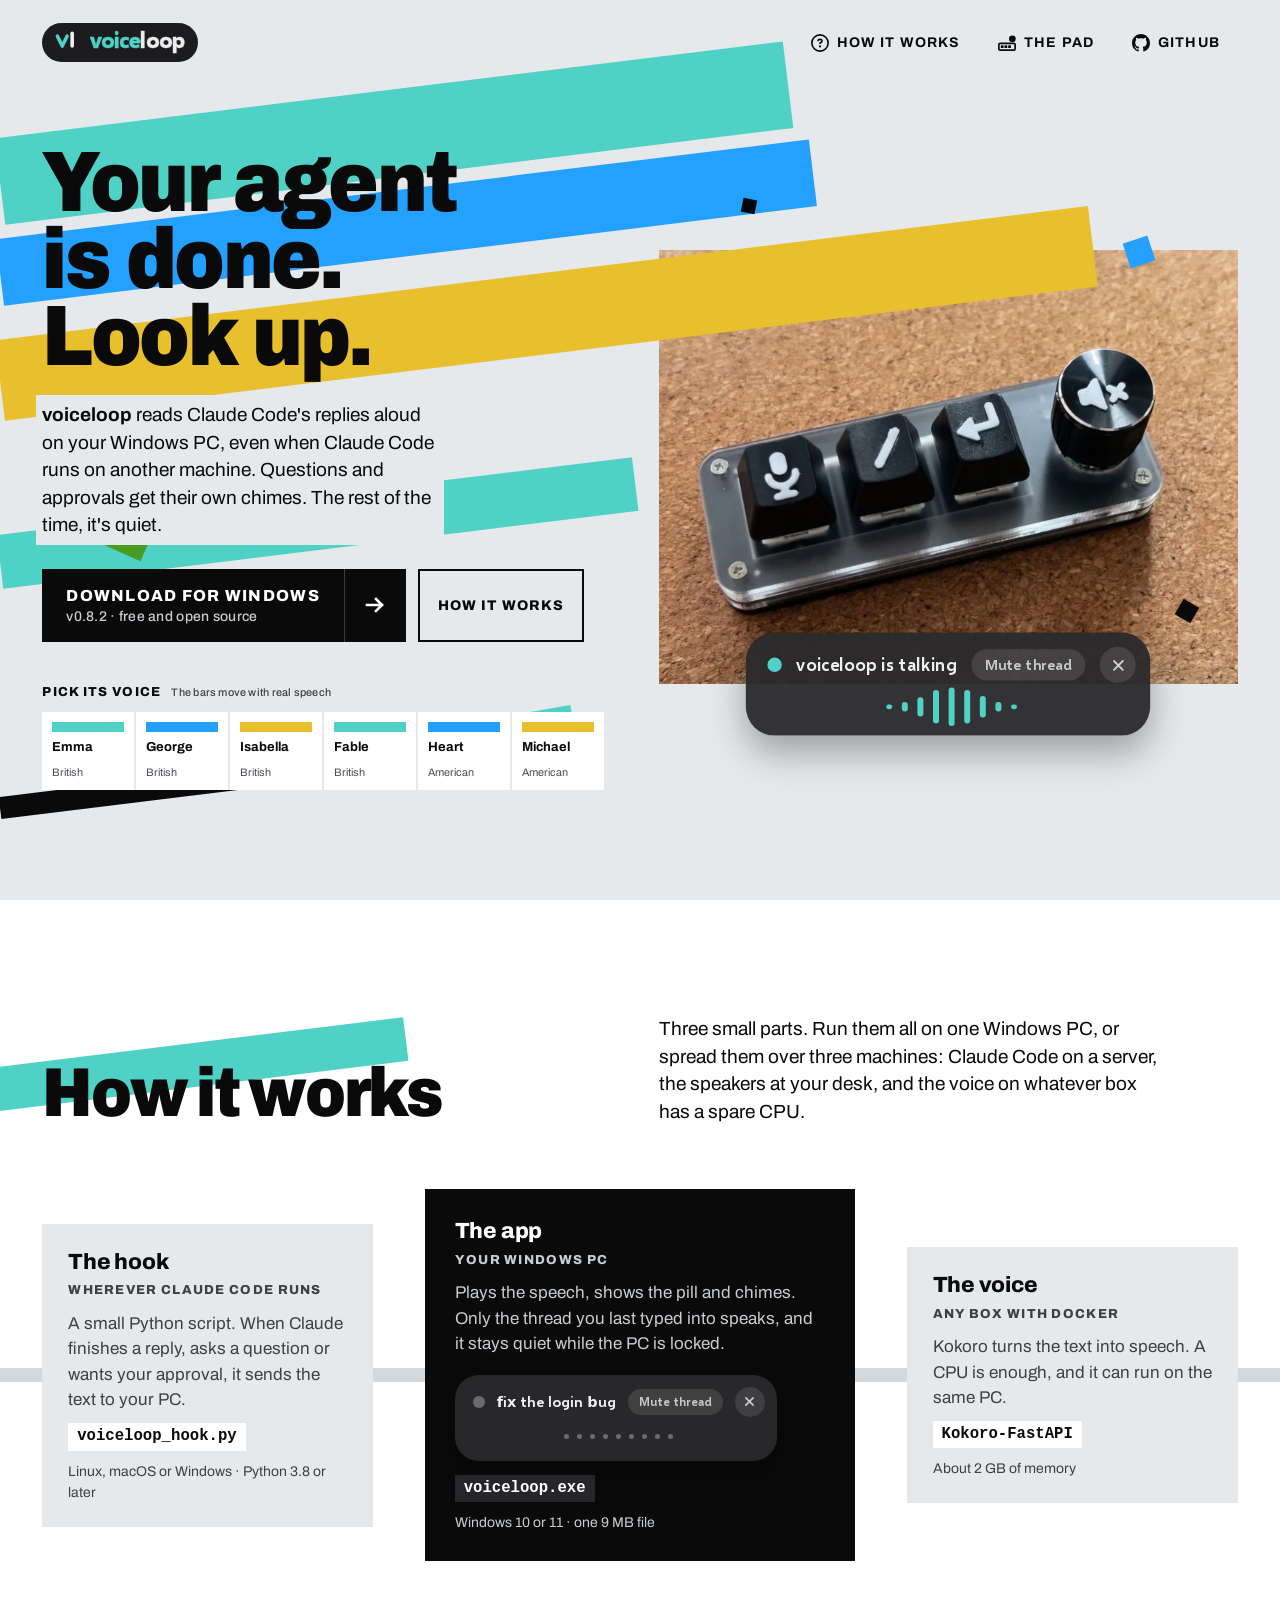
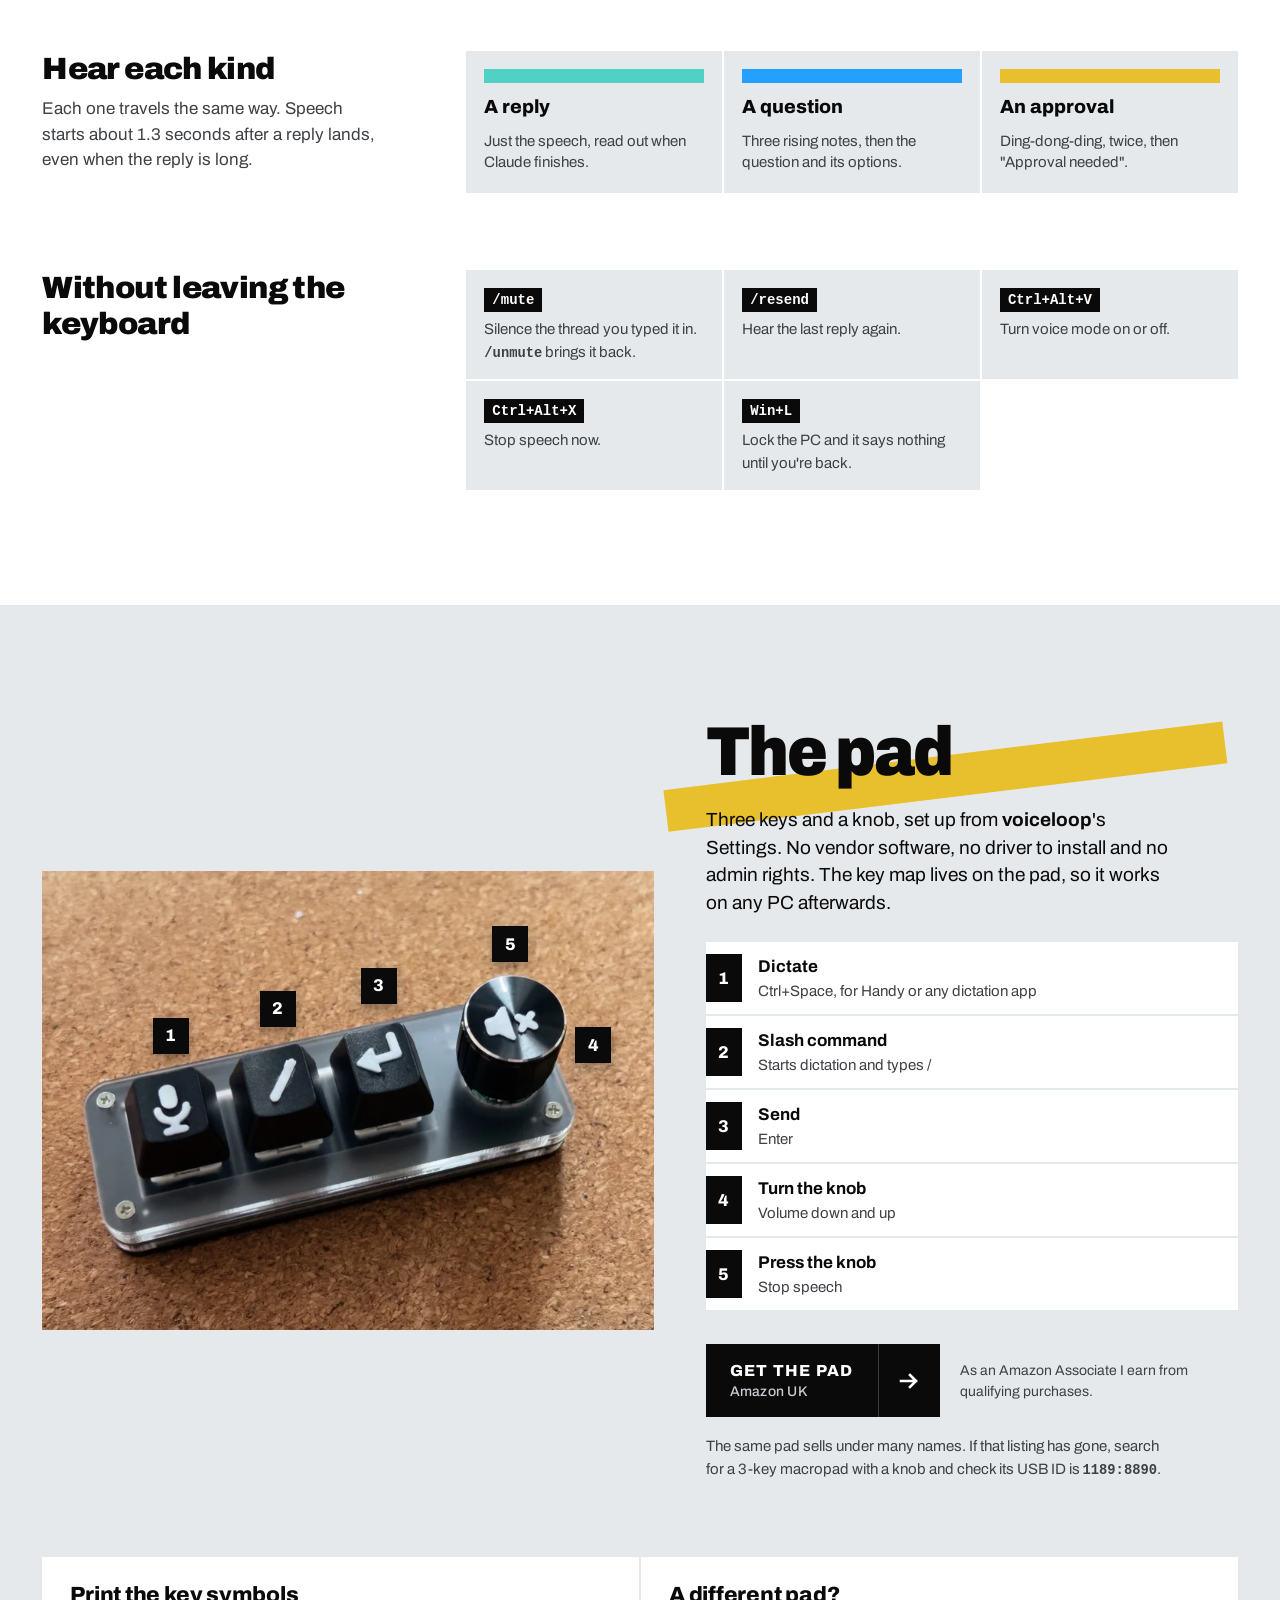
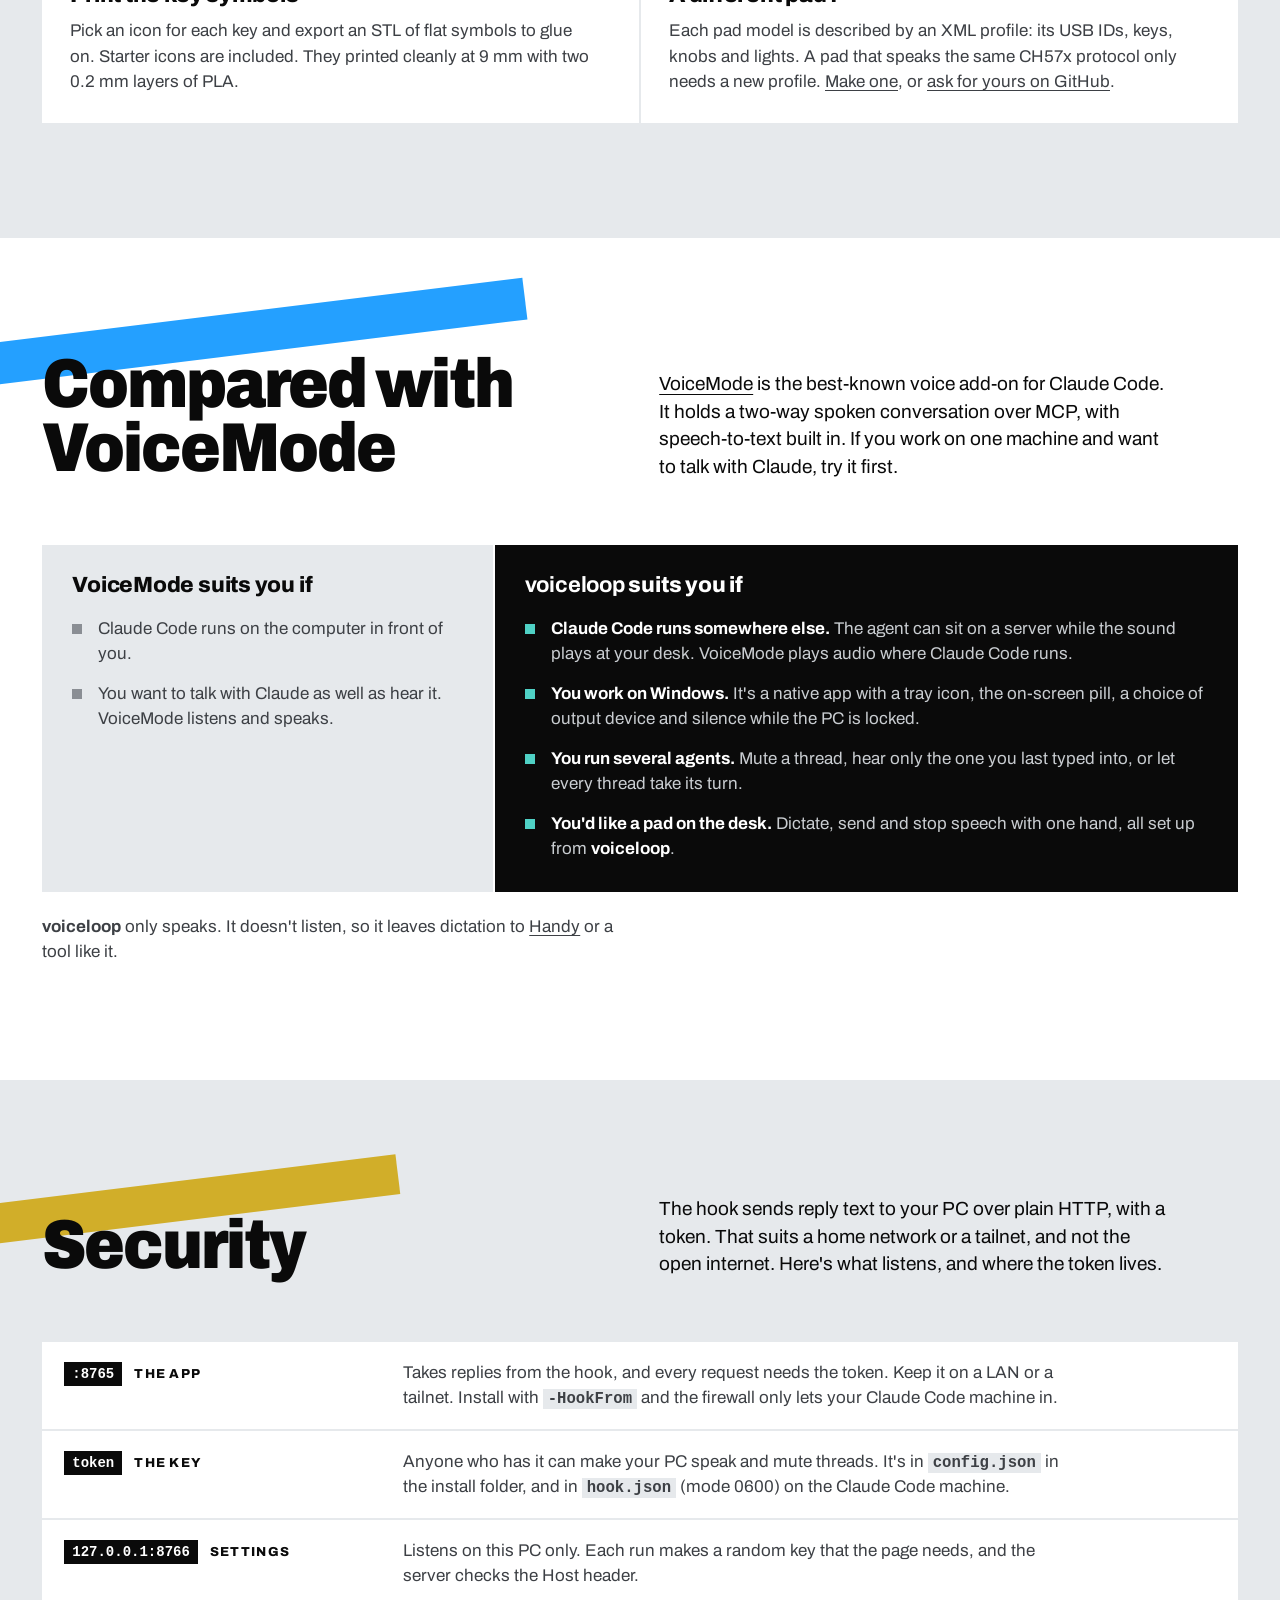
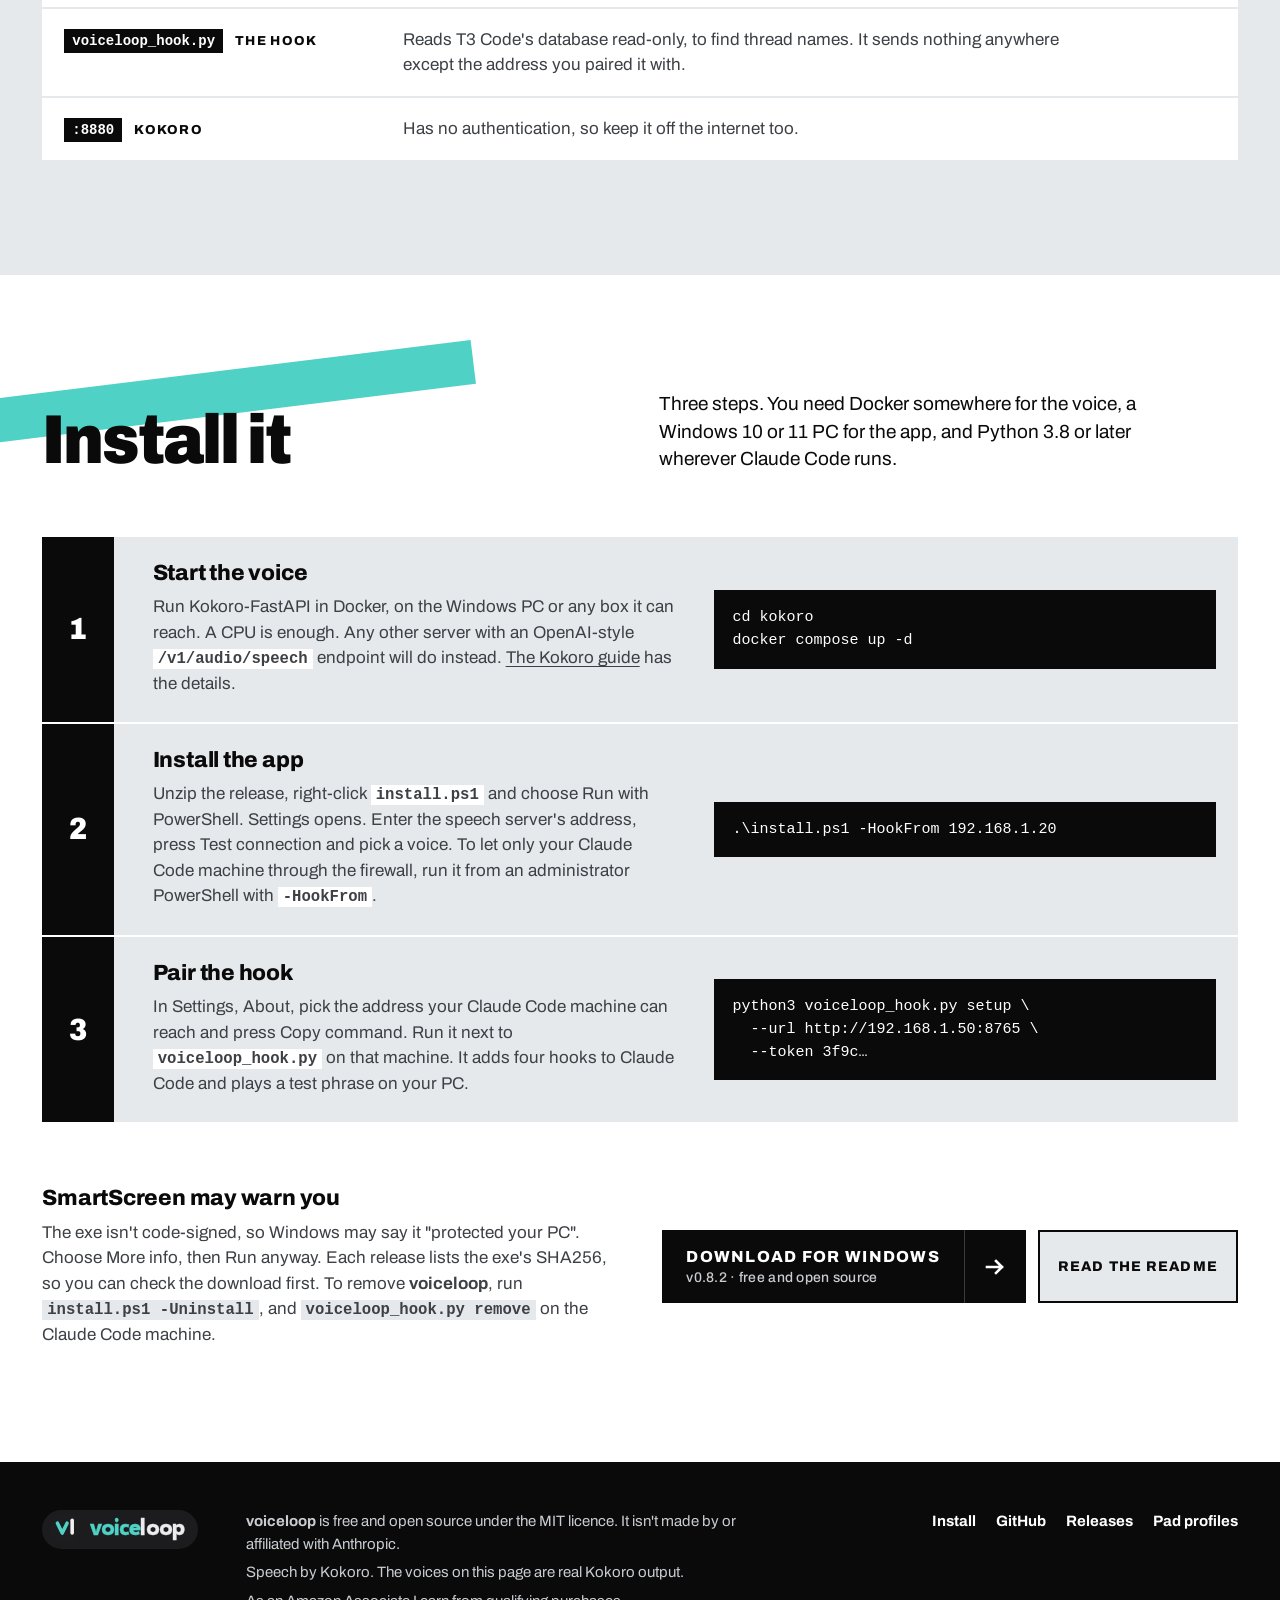
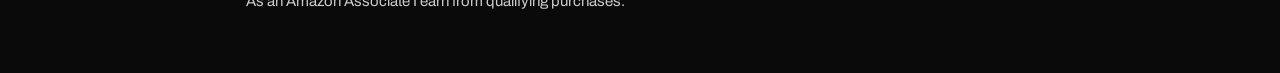
<file: site/index.html>
<!doctype html>
<html lang="en-GB">
<head>
<meta charset="utf-8">
<meta name="viewport" content="width=device-width, initial-scale=1">
<title>voiceloop: hear Claude Code's replies on your Windows PC</title>
<meta name="description" content="voiceloop reads Claude Code's replies aloud on your Windows PC, even when Claude Code runs on another machine. Free and open source.">
<link rel="icon" type="image/svg+xml" href="assets/img/favicon.svg">
<link rel="canonical" href="https://voiceloop.dev/">
<meta name="theme-color" content="#e6e9ec">
<meta property="og:type" content="website">
<meta property="og:site_name" content="voiceloop">
<meta property="og:title" content="voiceloop: hear Claude Code's replies on your Windows PC">
<meta property="og:description" content="Claude Code's replies, read aloud at your desk, even when the agent runs on another machine. Free and open source.">
<meta property="og:url" content="https://voiceloop.dev/">
<meta property="og:image" content="https://voiceloop.dev/assets/img/og.jpg">
<meta property="og:image:width" content="1200">
<meta property="og:image:height" content="630">
<meta property="og:image:alt" content="The voiceloop lockup and the line 'Your agent is done. Look up.' beside a 3-key macropad with 3D-printed key symbols">
<meta name="twitter:card" content="summary_large_image">
<link rel="preload" href="assets/fonts/archivo.woff2" as="font" type="font/woff2" crossorigin>
<link rel="stylesheet" href="assets/site.css">
</head>
<body>
<main>
  <div class="stage">
    <header class="top">
      <a class="lockup on-plate" href="#" aria-label="voiceloop home"><svg class="vl-mark" viewBox="0 0 100 100" aria-hidden="true"><circle cx="50" cy="50" r="49.5" fill="#1d1d1f"/><path d="M24 36 39.5 68 55 36" fill="none" stroke="#4fd1c5" stroke-width="11.5" stroke-linecap="round" stroke-linejoin="round"/><path d="M71.5 27V68" fill="none" stroke="#f2f2f4" stroke-width="11.5" stroke-linecap="round"/></svg><b class="vl-word">voice<span>loop</span></b></a>
      <nav aria-label="Main">
        <a href="#how" style="--hc:var(--question)"><svg viewBox="0 0 16 16" aria-hidden="true"><path d="M0 8a8 8 0 1 1 16 0A8 8 0 0 1 0 8Zm8-6.5a6.5 6.5 0 1 0 0 13 6.5 6.5 0 0 0 0-13ZM6.92 6.085h.001a.749.749 0 1 1-1.342-.67c.169-.339.436-.701.849-.977C6.845 4.16 7.369 4 8 4a2.756 2.756 0 0 1 1.637.525c.503.377.863.965.863 1.725 0 .448-.115.83-.329 1.15-.205.307-.47.513-.692.662-.109.072-.22.138-.313.195l-.006.004a6.24 6.24 0 0 0-.26.16.952.952 0 0 0-.276.245.75.75 0 0 1-1.248-.832c.184-.264.42-.489.692-.661.103-.067.207-.132.313-.195l.007-.004c.1-.061.182-.11.258-.161a.969.969 0 0 0 .277-.245C8.96 6.514 9 6.427 9 6.25a.612.612 0 0 0-.262-.525A1.27 1.27 0 0 0 8 5.5c-.369 0-.595.09-.74.187a1.01 1.01 0 0 0-.34.398ZM9 11a1 1 0 1 1-2 0 1 1 0 0 1 2 0Z"/></svg>How it works</a>
        <a href="#pad" style="--hc:var(--approval)"><svg viewBox="0 0 16 16" aria-hidden="true"><path fill-rule="evenodd" d="M2 7.5h12a2 2 0 0 1 2 2v3.5a2 2 0 0 1-2 2H2a2 2 0 0 1-2-2V9.5a2 2 0 0 1 2-2Zm0 1.5a.5.5 0 0 0-.5.5v3.5a.5.5 0 0 0 .5.5h12a.5.5 0 0 0 .5-.5V9.5A.5.5 0 0 0 14 9Z"/><rect x="2.5" y="10" width="2.5" height="2.5" rx=".5"/><rect x="5.75" y="10" width="2.5" height="2.5" rx=".5"/><rect x="9" y="10" width="2.5" height="2.5" rx=".5"/><circle cx="12.75" cy="4.25" r="3"/></svg>The pad</a>
        <a href="https://github.com/Tombo1001/voiceloop"><svg viewBox="0 0 16 16" aria-hidden="true"><path d="M8 0c4.42 0 8 3.58 8 8a8.013 8.013 0 0 1-5.45 7.59c-.4.08-.55-.17-.55-.38 0-.27.01-1.13.01-2.2 0-.75-.25-1.23-.54-1.48 1.78-.2 3.65-.88 3.65-3.95 0-.88-.31-1.59-.82-2.15.08-.2.36-1.02-.08-2.12 0 0-.67-.22-2.2.82-.64-.18-1.32-.27-2-.27-.68 0-1.36.09-2 .27-1.53-1.03-2.2-.82-2.2-.82-.44 1.1-.16 1.92-.08 2.12-.51.56-.82 1.28-.82 2.15 0 3.06 1.86 3.75 3.64 3.95-.23.2-.44.55-.51 1.07-.46.21-1.61.55-2.33-.66-.15-.24-.6-.83-1.23-.82-.67.01-.27.38.01.53.34.19.73.9.82 1.13.16.45.68 1.31 2.69.94 0 .67.01 1.3.01 1.49 0 .21-.15.45-.55.38A7.995 7.995 0 0 1 0 8c0-4.42 3.58-8 8-8Z"/></svg>GitHub</a>
      </nav>
    </header>

    <div class="hero">
      <div class="bars" id="bars" aria-hidden="true"></div>
      <section class="copy" aria-labelledby="hero-h">
        <h1 id="hero-h"><span>Your agent</span><span>is done.</span><span>Look up.</span></h1>
        <p><b>voiceloop</b> reads Claude Code's replies aloud on your Windows PC, even when Claude Code runs on another machine. Questions and approvals get their own chimes. The rest of the time, it's quiet.</p>
        <div class="ctas">
          <a class="do" href="https://github.com/Tombo1001/voiceloop/releases/latest"><span>Download for Windows<small>v0.8.2 · free and open source</small></span><i><svg viewBox="0 0 22 22" aria-hidden="true"><path d="M3 11h15m-6-6 6 6-6 6" fill="none" stroke="#fff" stroke-width="2.6" stroke-linecap="square"/></svg></i></a>
          <a class="ghost" href="#how">How it works</a>
        </div>
        <div class="voices" role="group" aria-labelledby="voices-h"><span id="voices-h">Pick its voice<small>The bars move with real speech</small></span><div class="voice-list" id="voice-list"></div></div>
      </section>
      <figure class="shot">
        <picture>
          <source type="image/webp" srcset="assets/img/pad-800.webp 800w, assets/img/pad-1200.webp 1200w, assets/img/pad-1600.webp 1600w" sizes="(max-width: 900px) 100vw, 50vw">
          <img src="assets/img/pad-1200.jpg" srcset="assets/img/pad-800.jpg 800w, assets/img/pad-1200.jpg 1200w, assets/img/pad-1600.jpg 1600w" sizes="(max-width: 900px) 100vw, 50vw" width="1200" height="900" alt="The 3-key macropad with a knob, with 3D-printed symbols for dictate, slash command, send and mute, on a cork desk mat">
        </picture>
        <div class="vlpill" data-who="hero" role="group" aria-label="The voiceloop pill, as it shows on your screen while it speaks">
          <div class="r1"><span class="dot"></span><span class="name">voiceloop is talking</span><button class="mute" type="button">Mute thread</button><button class="x" type="button" aria-label="Stop speech"><svg viewBox="0 0 12 12" aria-hidden="true"><path d="M2 2l8 8M10 2l-8 8" fill="none" stroke="currentColor" stroke-width="1.7" stroke-linecap="round"/></svg></button></div>
          <div class="pbars" aria-hidden="true"><i></i><i></i><i></i><i></i><i></i><i></i><i></i><i></i><i></i></div>
        </div>
      </figure>
    </div>
  </div>

  <section class="sec how" id="how" aria-labelledby="how-h">
    <div class="sec-bars" aria-hidden="true"><i style="--c:var(--teal);--w:34%;--h:44px;left:-2%;top:13%"></i></div>
    <div class="wrap">
      <header class="sec-head">
        <h2 id="how-h">How it works</h2>
        <p>Three small parts. Run them all on one Windows PC, or spread them over three machines: Claude Code on a server, the speakers at your desk, and the voice on whatever box has a spare CPU.</p>
      </header>

      <ol class="chain">
        <span class="wire" aria-hidden="true"></span>
        <li class="node">
          <h3>The hook</h3>
          <span class="label where">Wherever Claude Code runs</span>
          <p>A small Python script. When Claude finishes a reply, asks a question or wants your approval, it sends the text to your PC.</p>
          <code>voiceloop_hook.py</code>
          <span class="meta">Linux, macOS or Windows · Python 3.8 or later</span>
        </li>
        <li class="node node-main">
          <h3>The app</h3>
          <span class="label where">Your Windows PC</span>
          <p>Plays the speech, shows the pill and chimes. Only the thread you last typed into speaks, and it stays quiet while the PC is locked.</p>
          <div class="vlpill idle" data-who="how" data-idle="off" role="group" aria-label="The pill for the demo below">
            <div class="r1"><span class="dot"></span><span class="name">fix the login bug</span><button class="mute" type="button">Mute thread</button><button class="x" type="button" aria-label="Stop speech"><svg viewBox="0 0 12 12" aria-hidden="true"><path d="M2 2l8 8M10 2l-8 8" fill="none" stroke="currentColor" stroke-width="1.7" stroke-linecap="round"/></svg></button></div>
            <div class="pbars" aria-hidden="true"><i></i><i></i><i></i><i></i><i></i><i></i><i></i><i></i><i></i></div>
          </div>
          <code>voiceloop.exe</code>
          <span class="meta">Windows 10 or 11 · one 9 MB file</span>
        </li>
        <li class="node">
          <h3>The voice</h3>
          <span class="label where">Any box with Docker</span>
          <p>Kokoro turns the text into speech. A CPU is enough, and it can run on the same PC.</p>
          <code>Kokoro-FastAPI</code>
          <span class="meta">About 2 GB of memory</span>
        </li>
        <span class="packet" aria-hidden="true"></span>
      </ol>

      <div class="try">
        <div>
          <h3>Hear each kind</h3>
          <p>Each one travels the same way. Speech starts about 1.3 seconds after a reply lands, even when the reply is long.</p>
        </div>
        <div class="kinds" role="group" aria-label="Send an example">
          <button type="button" data-kind="reply" style="--c:var(--speech)"><i></i><b>A reply</b><span>Just the speech, read out when Claude finishes.</span></button>
          <button type="button" data-kind="question" style="--c:var(--question)"><i></i><b>A question</b><span>Three rising notes, then the question and its options.</span></button>
          <button type="button" data-kind="approval" style="--c:var(--approval)"><i></i><b>An approval</b><span>Ding-dong-ding, twice, then "Approval needed".</span></button>
        </div>
      </div>

      <div class="cmds">
        <h3>Without leaving the keyboard</h3>
        <dl>
          <div><dt><code>/mute</code></dt><dd>Silence the thread you typed it in. <code>/unmute</code> brings it back.</dd></div>
          <div><dt><code>/resend</code></dt><dd>Hear the last reply again.</dd></div>
          <div><dt><kbd>Ctrl+Alt+V</kbd></dt><dd>Turn voice mode on or off.</dd></div>
          <div><dt><kbd>Ctrl+Alt+X</kbd></dt><dd>Stop speech now.</dd></div>
          <div><dt><kbd>Win+L</kbd></dt><dd>Lock the PC and it says nothing until you're back.</dd></div>
        </dl>
      </div>
    </div>
  </section>

  <section class="sec pad" id="pad" aria-labelledby="pad-h">
    <div class="sec-bars" aria-hidden="true"><i style="--c:var(--approval);--w:44%;--h:42px;left:52%;top:15%"></i></div>
    <div class="wrap">
      <div class="pad-grid">
        <figure class="pad-shot">
          <picture>
            <source type="image/webp" srcset="assets/img/pad-800.webp 800w, assets/img/pad-1200.webp 1200w, assets/img/pad-1600.webp 1600w" sizes="(max-width: 900px) 100vw, 55vw">
            <img src="assets/img/pad-1200.jpg" srcset="assets/img/pad-800.jpg 800w, assets/img/pad-1200.jpg 1200w, assets/img/pad-1600.jpg 1600w" sizes="(max-width: 900px) 100vw, 55vw" width="1200" height="900" loading="lazy" alt="The macropad: a dictate key, a slash key, a send key and a knob">
          </picture>
          <span class="pin" data-k="1" style="--x:21%;--y:36%" aria-hidden="true">1</span>
          <span class="pin" data-k="2" style="--x:38.5%;--y:30%" aria-hidden="true">2</span>
          <span class="pin" data-k="3" style="--x:55%;--y:25%" aria-hidden="true">3</span>
          <span class="pin" data-k="4" style="--x:90%;--y:38%" aria-hidden="true">4</span>
          <span class="pin" data-k="5" style="--x:76.5%;--y:16%" aria-hidden="true">5</span>
        </figure>
        <div class="pad-copy">
          <h2 id="pad-h">The pad</h2>
          <p class="lead">Three keys and a knob, set up from <b>voiceloop</b>'s Settings. No vendor software, no driver to install and no admin rights. The key map lives on the pad, so it works on any PC afterwards.</p>
          <ol class="keys">
            <li data-k="1" tabindex="0"><span>1</span><div><b>Dictate</b><small>Ctrl+Space, for Handy or any dictation app</small></div></li>
            <li data-k="2" tabindex="0"><span>2</span><div><b>Slash command</b><small>Starts dictation and types /</small></div></li>
            <li data-k="3" tabindex="0"><span>3</span><div><b>Send</b><small>Enter</small></div></li>
            <li data-k="4" tabindex="0"><span>4</span><div><b>Turn the knob</b><small>Volume down and up</small></div></li>
            <li data-k="5" tabindex="0"><span>5</span><div><b>Press the knob</b><small>Stop speech</small></div></li>
          </ol>
          <div class="buy">
            <a class="do" href="https://link.amazon/B0bSXFqie" rel="sponsored noopener"><span>Get the pad<small>Amazon UK</small></span><i><svg viewBox="0 0 22 22" aria-hidden="true"><path d="M3 11h15m-6-6 6 6-6 6" fill="none" stroke="#fff" stroke-width="2.6" stroke-linecap="square"/></svg></i></a>
            <p class="disclose">As an Amazon Associate I earn from qualifying purchases.</p>
          </div>
          <p class="pad-notes">The same pad sells under many names. If that listing has gone, search for a 3-key macropad with a knob and check its USB ID is <code>1189:8890</code>.</p>
        </div>
      </div>
      <div class="pad-more">
        <div>
          <h3>Print the key symbols</h3>
          <p>Pick an icon for each key and export an STL of flat symbols to glue on. Starter icons are included. They printed cleanly at 9 mm with two 0.2 mm layers of PLA.</p>
        </div>
        <div>
          <h3>A different pad?</h3>
          <p>Each pad model is described by an XML profile: its USB IDs, keys, knobs and lights. A pad that speaks the same CH57x protocol only needs a new profile. <a href="pad-profile/1/">Make one</a>, or <a href="https://github.com/Tombo1001/voiceloop/issues/new?template=pad-support.yml">ask for yours on GitHub</a>.</p>
        </div>
      </div>
    </div>
  </section>

  <section class="sec vs" id="compare" aria-labelledby="vs-h">
    <div class="wrap">
      <header class="sec-head">
        <h2 class="barred" id="vs-h"><i class="hbar" aria-hidden="true" style="--c:var(--question);--w:38vw;--h:42px"></i>Compared with VoiceMode</h2>
        <p><a href="https://github.com/mbailey/voicemode">VoiceMode</a> is the best-known voice add-on for Claude Code. It holds a two-way spoken conversation over MCP, with speech-to-text built in. If you work on one machine and want to talk with Claude, try it first.</p>
      </header>
      <div class="vs-grid">
        <div class="vs-them">
          <h3>VoiceMode suits you if</h3>
          <ul>
            <li>Claude Code runs on the computer in front of you.</li>
            <li>You want to talk with Claude as well as hear it. VoiceMode listens and speaks.</li>
          </ul>
        </div>
        <div class="vs-us">
          <h3><b>voiceloop</b> suits you if</h3>
          <ul>
            <li><b>Claude Code runs somewhere else.</b> The agent can sit on a server while the sound plays at your desk. VoiceMode plays audio where Claude Code runs.</li>
            <li><b>You work on Windows.</b> It's a native app with a tray icon, the on-screen pill, a choice of output device and silence while the PC is locked.</li>
            <li><b>You run several agents.</b> Mute a thread, hear only the one you last typed into, or let every thread take its turn.</li>
            <li><b>You'd like a pad on the desk.</b> Dictate, send and stop speech with one hand, all set up from <b>voiceloop</b>.</li>
          </ul>
        </div>
      </div>
      <p class="vs-note"><b>voiceloop</b> only speaks. It doesn't listen, so it leaves dictation to <a href="https://github.com/cjpais/Handy">Handy</a> or a tool like it.</p>
    </div>
  </section>

  <section class="sec safe" id="security" aria-labelledby="safe-h">
    <div class="wrap">
      <header class="sec-head">
        <h2 class="barred" id="safe-h"><i class="hbar" aria-hidden="true" style="--c:var(--approval);--w:28vw;--h:40px"></i>Security</h2>
        <p>The hook sends reply text to your PC over plain HTTP, with a token. That suits a home network or a tailnet, and not the open internet. Here's what listens, and where the token lives.</p>
      </header>
      <dl class="facts">
        <div><dt><code>:8765</code><span>The app</span></dt><dd>Takes replies from the hook, and every request needs the token. Keep it on a LAN or a tailnet. Install with <code>-HookFrom</code> and the firewall only lets your Claude Code machine in.</dd></div>
        <div><dt><code>token</code><span>The key</span></dt><dd>Anyone who has it can make your PC speak and mute threads. It's in <code>config.json</code> in the install folder, and in <code>hook.json</code> (mode 0600) on the Claude Code machine.</dd></div>
        <div><dt><code>127.0.0.1:8766</code><span>Settings</span></dt><dd>Listens on this PC only. Each run makes a random key that the page needs, and the server checks the Host header.</dd></div>
        <div><dt><code>voiceloop_hook.py</code><span>The hook</span></dt><dd>Reads T3 Code's database read-only, to find thread names. It sends nothing anywhere except the address you paired it with.</dd></div>
        <div><dt><code>:8880</code><span>Kokoro</span></dt><dd>Has no authentication, so keep it off the internet too.</dd></div>
      </dl>
    </div>
  </section>

  <section class="sec install" id="install" aria-labelledby="install-h">
    <div class="wrap">
      <header class="sec-head">
        <h2 class="barred" id="install-h"><i class="hbar" aria-hidden="true" style="--c:var(--teal);--w:34vw;--h:44px"></i>Install it</h2>
        <p>Three steps. You need Docker somewhere for the voice, a Windows 10 or 11 PC for the app, and Python 3.8 or later wherever Claude Code runs.</p>
      </header>
      <ol class="steps">
        <li>
          <span class="n" aria-hidden="true">1</span>
          <div class="txt">
            <h3>Start the voice</h3>
            <p>Run Kokoro-FastAPI in Docker, on the Windows PC or any box it can reach. A CPU is enough. Any other server with an OpenAI-style <code>/v1/audio/speech</code> endpoint will do instead. <a href="https://github.com/Tombo1001/voiceloop/blob/main/docs/kokoro.md">The Kokoro guide</a> has the details.</p>
          </div>
          <pre><code>cd kokoro
docker compose up -d</code></pre>
        </li>
        <li>
          <span class="n" aria-hidden="true">2</span>
          <div class="txt">
            <h3>Install the app</h3>
            <p>Unzip the release, right-click <code>install.ps1</code> and choose Run with PowerShell. Settings opens. Enter the speech server's address, press Test connection and pick a voice. To let only your Claude Code machine through the firewall, run it from an administrator PowerShell with <code>-HookFrom</code>.</p>
          </div>
          <pre><code>.\install.ps1 -HookFrom 192.168.1.20</code></pre>
        </li>
        <li>
          <span class="n" aria-hidden="true">3</span>
          <div class="txt">
            <h3>Pair the hook</h3>
            <p>In Settings, About, pick the address your Claude Code machine can reach and press Copy command. Run it next to <code>voiceloop_hook.py</code> on that machine. It adds four hooks to Claude Code and plays a test phrase on your PC.</p>
          </div>
          <pre><code>python3 voiceloop_hook.py setup \
  --url http://192.168.1.50:8765 \
  --token 3f9c…</code></pre>
        </li>
      </ol>
      <div class="ship">
        <div class="smart">
          <h3>SmartScreen may warn you</h3>
          <p>The exe isn't code-signed, so Windows may say it "protected your PC". Choose More info, then Run anyway. Each release lists the exe's SHA256, so you can check the download first. To remove <b>voiceloop</b>, run <code>install.ps1 -Uninstall</code>, and <code>voiceloop_hook.py remove</code> on the Claude Code machine.</p>
        </div>
        <div class="ctas">
          <a class="do" href="https://github.com/Tombo1001/voiceloop/releases/latest"><span>Download for Windows<small>v0.8.2 · free and open source</small></span><i><svg viewBox="0 0 22 22" aria-hidden="true"><path d="M3 11h15m-6-6 6 6-6 6" fill="none" stroke="#fff" stroke-width="2.6" stroke-linecap="square"/></svg></i></a>
          <a class="ghost" href="https://github.com/Tombo1001/voiceloop#readme">Read the README</a>
        </div>
      </div>
    </div>
  </section>
</main>

<footer class="foot">
  <div class="wrap">
    <a class="lockup on-plate" href="#" aria-label="voiceloop home"><svg class="vl-mark" viewBox="0 0 100 100" aria-hidden="true"><circle cx="50" cy="50" r="49.5" fill="#1d1d1f"/><path d="M24 36 39.5 68 55 36" fill="none" stroke="#4fd1c5" stroke-width="11.5" stroke-linecap="round" stroke-linejoin="round"/><path d="M71.5 27V68" fill="none" stroke="#f2f2f4" stroke-width="11.5" stroke-linecap="round"/></svg><b class="vl-word">voice<span>loop</span></b></a>
    <div>
      <p><b>voiceloop</b> is free and open source under the MIT licence. It isn't made by or affiliated with Anthropic.</p>
      <p>Speech by Kokoro. The voices on this page are real Kokoro output.</p>
      <p>As an Amazon Associate I earn from qualifying purchases.</p>
    </div>
    <nav aria-label="Footer"><a href="#install">Install</a><a href="https://github.com/Tombo1001/voiceloop">GitHub</a><a href="https://github.com/Tombo1001/voiceloop/releases">Releases</a><a href="pad-profile/1/">Pad profiles</a></nav>
  </div>
</footer>
<script src="assets/site.js"></script>
</body>
</html>
</file>
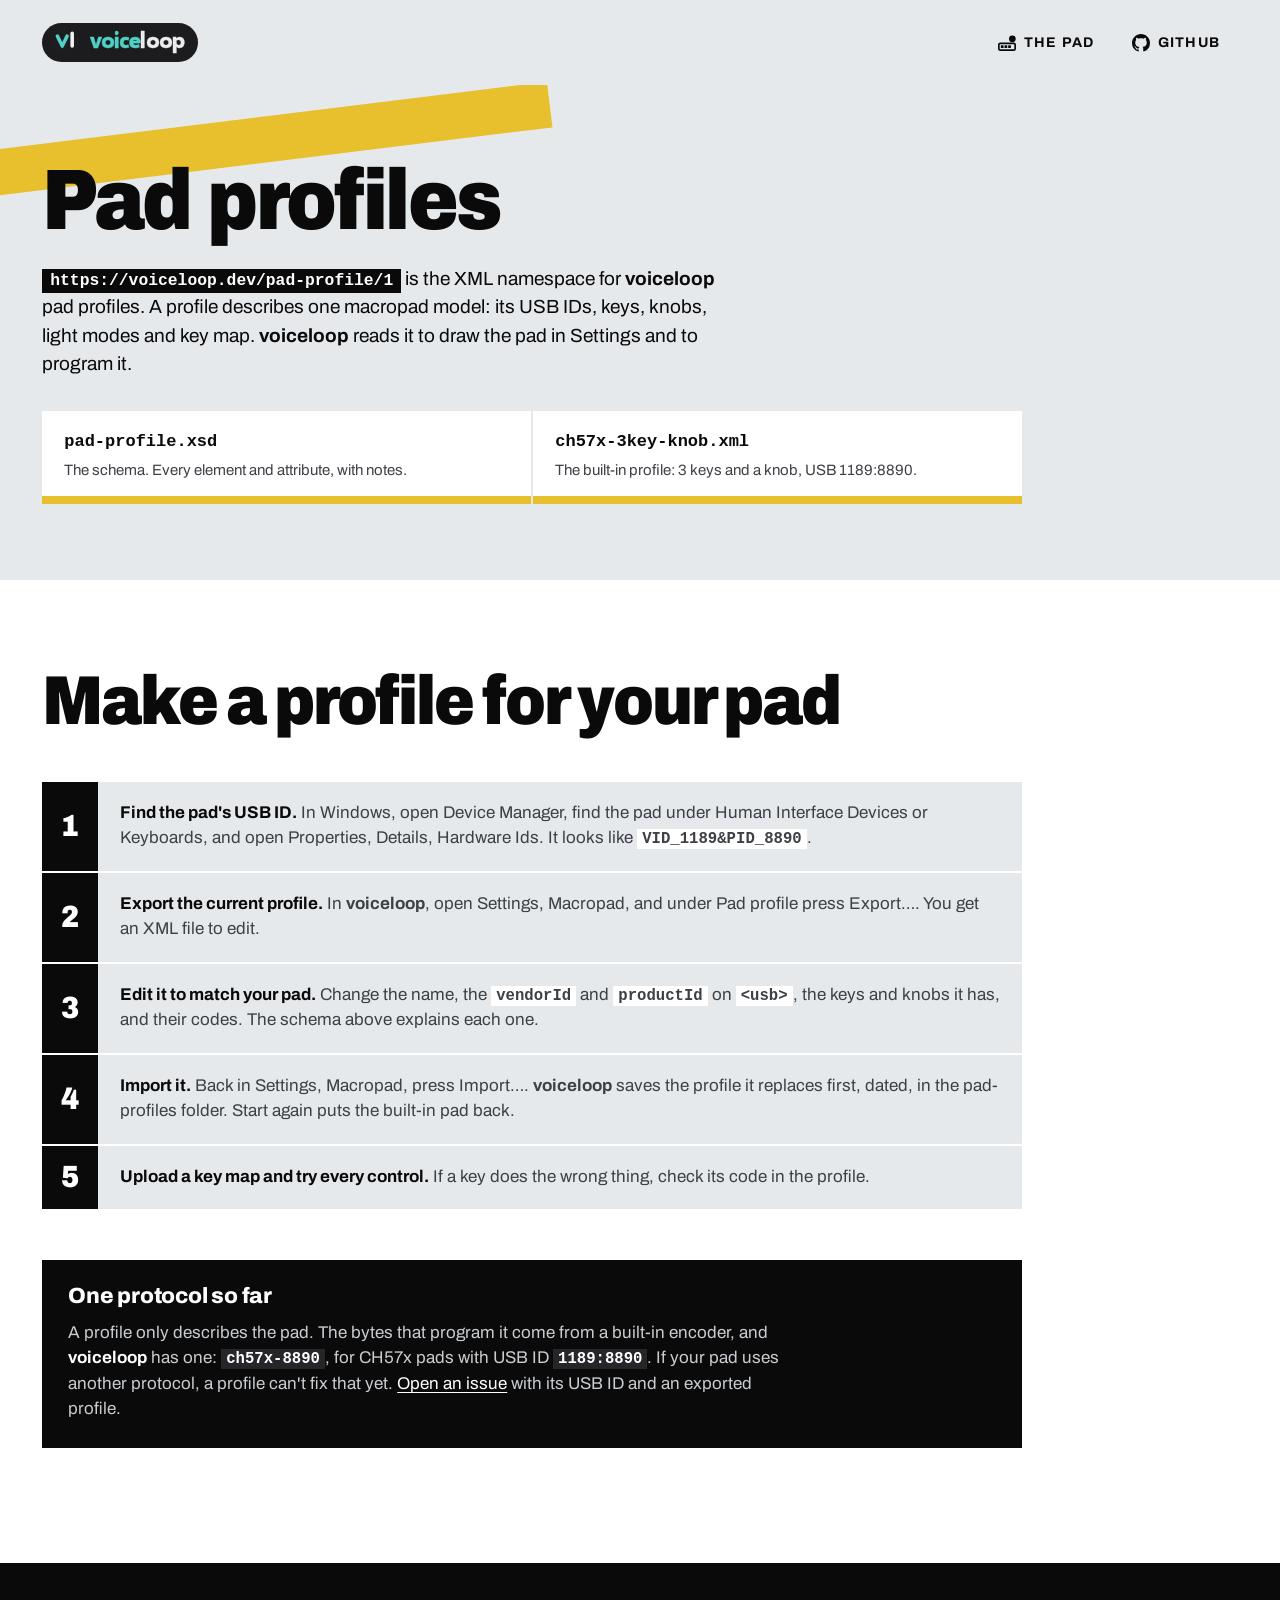
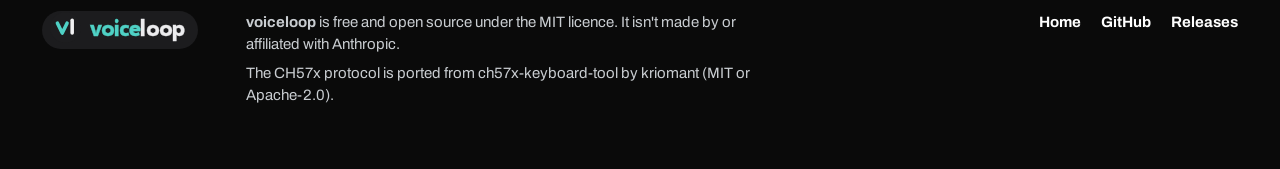
<file: site/pad-profile/1/index.html>
<!doctype html>
<html lang="en-GB">
<head>
<meta charset="utf-8">
<meta name="viewport" content="width=device-width, initial-scale=1">
<title>voiceloop pad profiles</title>
<meta name="description" content="https://voiceloop.dev/pad-profile/1 is the XML namespace for voiceloop pad profiles. The schema, the built-in profile, and how to make a profile for your own macropad.">
<link rel="canonical" href="https://voiceloop.dev/pad-profile/1/">
<meta name="theme-color" content="#e6e9ec">
<link rel="icon" type="image/svg+xml" href="../../assets/img/favicon.svg">
<link rel="preload" href="../../assets/fonts/archivo.woff2" as="font" type="font/woff2" crossorigin>
<link rel="stylesheet" href="../../assets/site.css">
</head>
<body class="doc">
<header class="top">
  <a class="lockup on-plate" href="../../" aria-label="voiceloop home"><svg class="vl-mark" viewBox="0 0 100 100" aria-hidden="true"><circle cx="50" cy="50" r="49.5" fill="#1d1d1f"/><path d="M24 36 39.5 68 55 36" fill="none" stroke="#4fd1c5" stroke-width="11.5" stroke-linecap="round" stroke-linejoin="round"/><path d="M71.5 27V68" fill="none" stroke="#f2f2f4" stroke-width="11.5" stroke-linecap="round"/></svg><b class="vl-word">voice<span>loop</span></b></a>
  <nav aria-label="Main">
    <a href="../../#pad" style="--hc:var(--approval)"><svg viewBox="0 0 16 16" aria-hidden="true"><path fill-rule="evenodd" d="M2 7.5h12a2 2 0 0 1 2 2v3.5a2 2 0 0 1-2 2H2a2 2 0 0 1-2-2V9.5a2 2 0 0 1 2-2Zm0 1.5a.5.5 0 0 0-.5.5v3.5a.5.5 0 0 0 .5.5h12a.5.5 0 0 0 .5-.5V9.5A.5.5 0 0 0 14 9Z"/><rect x="2.5" y="10" width="2.5" height="2.5" rx=".5"/><rect x="5.75" y="10" width="2.5" height="2.5" rx=".5"/><rect x="9" y="10" width="2.5" height="2.5" rx=".5"/><circle cx="12.75" cy="4.25" r="3"/></svg>The pad</a>
    <a href="https://github.com/Tombo1001/voiceloop"><svg viewBox="0 0 16 16" aria-hidden="true"><path d="M8 0c4.42 0 8 3.58 8 8a8.013 8.013 0 0 1-5.45 7.59c-.4.08-.55-.17-.55-.38 0-.27.01-1.13.01-2.2 0-.75-.25-1.23-.54-1.48 1.78-.2 3.65-.88 3.65-3.95 0-.88-.31-1.59-.82-2.15.08-.2.36-1.02-.08-2.12 0 0-.67-.22-2.2.82-.64-.18-1.32-.27-2-.27-.68 0-1.36.09-2 .27-1.53-1.03-2.2-.82-2.2-.82-.44 1.1-.16 1.92-.08 2.12-.51.56-.82 1.28-.82 2.15 0 3.06 1.86 3.75 3.64 3.95-.23.2-.44.55-.51 1.07-.46.21-1.61.55-2.33-.66-.15-.24-.6-.83-1.23-.82-.67.01-.27.38.01.53.34.19.73.9.82 1.13.16.45.68 1.31 2.69.94 0 .67.01 1.3.01 1.49 0 .21-.15.45-.55.38A7.995 7.995 0 0 1 0 8c0-4.42 3.58-8 8-8Z"/></svg>GitHub</a>
  </nav>
</header>

<main class="doc-main">
  <section class="doc-head" aria-labelledby="doc-h">
    <div class="wrap">
      <h1 class="barred" id="doc-h"><i class="hbar" aria-hidden="true" style="--c:var(--approval);--w:40vw;--h:46px"></i>Pad profiles</h1>
      <p class="lead"><code class="ns">https://voiceloop.dev/pad-profile/1</code> is the XML namespace for <b>voiceloop</b> pad profiles. A profile describes one macropad model: its USB IDs, keys, knobs, light modes and key map. <b>voiceloop</b> reads it to draw the pad in Settings and to program it.</p>
      <ul class="files">
        <li><a href="pad-profile.xsd"><b>pad-profile.xsd</b><span>The schema. Every element and attribute, with notes.</span></a></li>
        <li><a href="ch57x-3key-knob.xml"><b>ch57x-3key-knob.xml</b><span>The built-in profile: 3 keys and a knob, USB 1189:8890.</span></a></li>
      </ul>
    </div>
  </section>

  <section class="doc-body" aria-labelledby="make-h">
    <div class="wrap">
      <h2 id="make-h">Make a profile for your pad</h2>
      <ol class="doc-steps">
        <li><b>Find the pad's USB ID.</b> In Windows, open Device Manager, find the pad under Human Interface Devices or Keyboards, and open Properties, Details, Hardware Ids. It looks like <code>VID_1189&amp;PID_8890</code>.</li>
        <li><b>Export the current profile.</b> In <b>voiceloop</b>, open Settings, Macropad, and under Pad profile press Export…. You get an XML file to edit.</li>
        <li><b>Edit it to match your pad.</b> Change the name, the <code>vendorId</code> and <code>productId</code> on <code>&lt;usb&gt;</code>, the keys and knobs it has, and their codes. The schema above explains each one.</li>
        <li><b>Import it.</b> Back in Settings, Macropad, press Import…. <b>voiceloop</b> saves the profile it replaces first, dated, in the pad-profiles folder. Start again puts the built-in pad back.</li>
        <li><b>Upload a key map and try every control.</b> If a key does the wrong thing, check its code in the profile.</li>
      </ol>
      <div class="doc-note">
        <h3>One protocol so far</h3>
        <p>A profile only describes the pad. The bytes that program it come from a built-in encoder, and <b>voiceloop</b> has one: <code>ch57x-8890</code>, for CH57x pads with USB ID <code>1189:8890</code>. If your pad uses another protocol, a profile can't fix that yet. <a href="https://github.com/Tombo1001/voiceloop/issues/new?template=pad-support.yml">Open an issue</a> with its USB ID and an exported profile.</p>
      </div>
    </div>
  </section>
</main>

<footer class="foot">
  <div class="wrap">
    <a class="lockup on-plate" href="../../" aria-label="voiceloop home"><svg class="vl-mark" viewBox="0 0 100 100" aria-hidden="true"><circle cx="50" cy="50" r="49.5" fill="#1d1d1f"/><path d="M24 36 39.5 68 55 36" fill="none" stroke="#4fd1c5" stroke-width="11.5" stroke-linecap="round" stroke-linejoin="round"/><path d="M71.5 27V68" fill="none" stroke="#f2f2f4" stroke-width="11.5" stroke-linecap="round"/></svg><b class="vl-word">voice<span>loop</span></b></a>
    <div>
      <p><b>voiceloop</b> is free and open source under the MIT licence. It isn't made by or affiliated with Anthropic.</p>
      <p>The CH57x protocol is ported from ch57x-keyboard-tool by kriomant (MIT or Apache-2.0).</p>
    </div>
    <nav aria-label="Footer"><a href="../../">Home</a><a href="https://github.com/Tombo1001/voiceloop">GitHub</a><a href="https://github.com/Tombo1001/voiceloop/releases">Releases</a></nav>
  </div>
</footer>
</body>
</html>
</file>
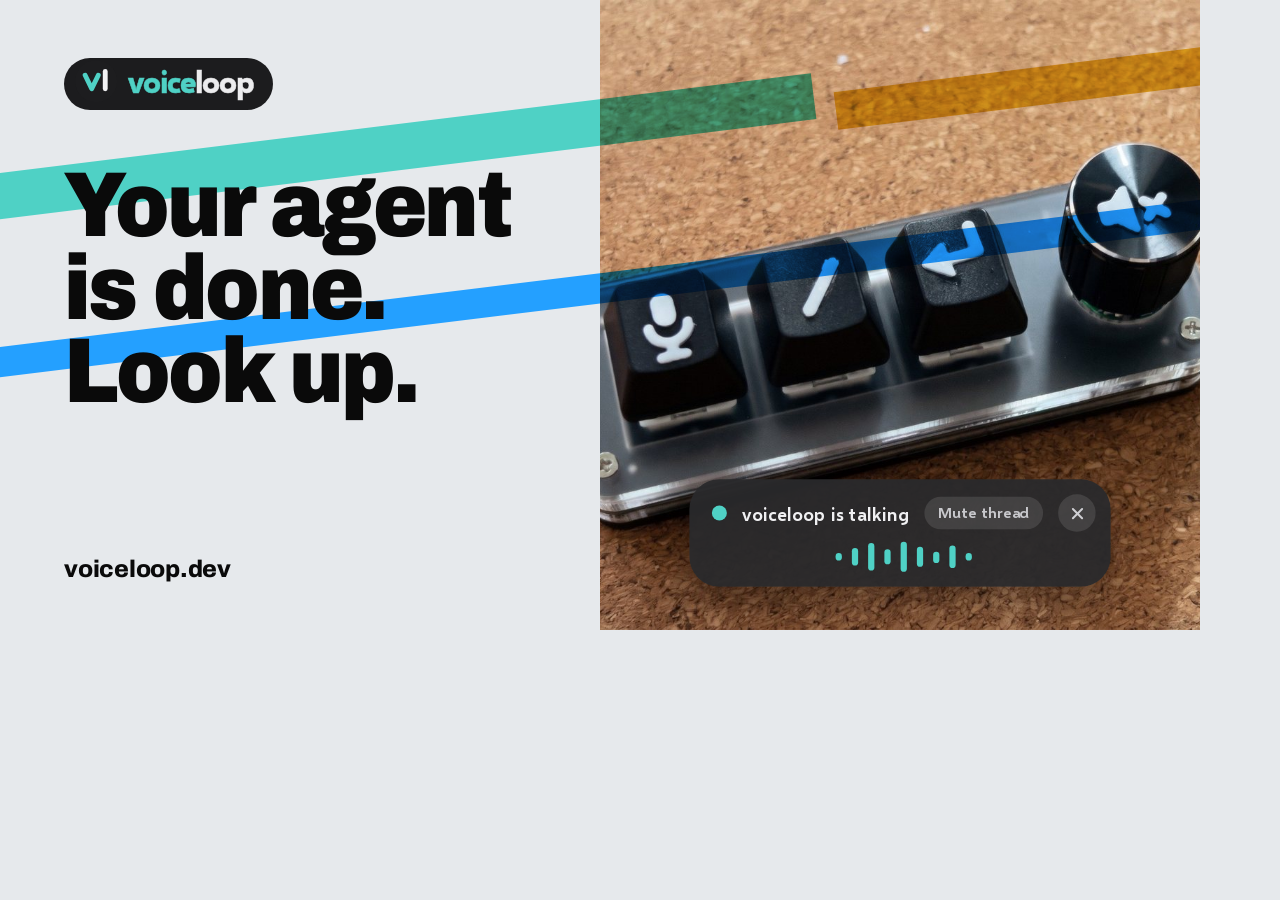
<file: tools/og-card/card.html>
<!doctype html>
<!-- Source for site/assets/img/og.jpg, the 1200x630 social card. Render it at exactly
     1200x630 (see tools/og-card/README.md) from a server rooted at the repo, so the
     ../../site/assets paths resolve. -->
<html lang="en-GB">
<head>
<meta charset="utf-8">
<title>voiceloop social card</title>
<style>
@font-face { font-family: "Archivo"; src: url(../../site/assets/fonts/archivo.woff2) format("woff2"); font-weight: 100 900; font-stretch: 62% 125%; }
@font-face { font-family: "VL Wordmark"; src: url(../../site/assets/fonts/vl-wordmark.woff2) format("woff2"); font-weight: 700; }
@font-face { font-family: "VL Pill"; src: url(../../site/assets/fonts/vl-pill.woff2) format("woff2"); font-weight: 600; }
* { box-sizing: border-box; }
html, body { margin: 0; width: 1200px; height: 630px; overflow: hidden; background: #e6e9ec; }
.card { position: relative; width: 1200px; height: 630px; overflow: hidden; isolation: isolate; font-family: "Archivo", sans-serif; color: #0a0a0a; }
.photo { position: absolute; z-index: 1; right: 0; top: 0; width: 600px; height: 630px; object-fit: cover; object-position: 46% 50%; }
.bar { position: absolute; z-index: 2; left: -40px; height: var(--h); width: var(--w); top: var(--t); background: var(--c); mix-blend-mode: multiply; transform: rotate(-7deg); transform-origin: 0 50%; }
.copy { position: absolute; z-index: 3; left: 64px; top: 58px; width: 560px; }
.lockup { display: inline-flex; align-items: center; gap: .37em; padding: .06em .64em .28em .37em; border-radius: 999px; background: #1c1c1e;
  font: 700 30px/1 "VL Wordmark", sans-serif; letter-spacing: -0.037em; color: #4fd1c5; -webkit-text-stroke: .018em currentColor; }
.lockup svg { width: 1.41em; height: 1.41em; }
.lockup span { color: #ececee; }
h1 { margin: 54px 0 0; font-weight: 900; font-size: 92px; line-height: .9; letter-spacing: -0.03em; word-spacing: .06em; font-stretch: 88%; }
h1 span { display: block; }
.pill { position: absolute; z-index: 4; left: 900px; bottom: 54px; transform: translateX(-50%) scale(1.25); display: flex; flex-direction: column; width: max-content; height: 86px; padding: 0 12px 0 18px; border-radius: 24px;
  background: rgba(42, 42, 44, .95); box-shadow: 0 14px 30px rgba(0, 0, 0, .32); font-family: "VL Pill", sans-serif; }
.r1 { display: flex; align-items: center; height: 54px; gap: 12px; }
.dot { width: 12px; height: 12px; border-radius: 50%; background: #4fd1c5; }
.name { color: #f0f0f2; font-weight: 600; font-size: 14.5px; }
.chip { height: 26px; padding: 0 11px; border-radius: 99px; background: rgba(255, 255, 255, .11); color: #c8c8cc; font: 600 12px/26px "VL Pill", sans-serif; }
.x { width: 30px; height: 30px; border-radius: 50%; background: rgba(255, 255, 255, .11); display: grid; place-items: center; color: #d0d0d4; }
.x svg { width: 11px; height: 11px; }
.pb { display: flex; gap: 8.5px; align-items: center; justify-content: center; height: 28px; margin-top: -6px; }
.pb i { width: 4.5px; border-radius: 9px; background: #4fd1c5; }
.url { position: absolute; z-index: 3; left: 64px; bottom: 48px; font-weight: 800; font-size: 24px; letter-spacing: -0.01em; }
</style>
</head>
<body>
<div class="card">
  <img class="photo" src="../../site/assets/img/pad-1200.jpg" alt="">
  <i class="bar" style="--c:#4fd1c5;--w:860px;--h:46px;--t:178px"></i>
  <i class="bar" style="--c:#24a0ff;--w:1300px;--h:30px;--t:352px"></i>
  <i class="bar" style="--c:#e8bf2c;--w:420px;--h:38px;--t:92px;left:836px"></i>
  <div class="copy">
    <div class="lockup"><svg viewBox="0 0 100 100" aria-hidden="true"><circle cx="50" cy="50" r="49.5" fill="#1d1d1f"/><path d="M24 36 39.5 68 55 36" fill="none" stroke="#4fd1c5" stroke-width="11.5" stroke-linecap="round" stroke-linejoin="round"/><path d="M71.5 27V68" fill="none" stroke="#f2f2f4" stroke-width="11.5" stroke-linecap="round"/></svg><b>voice<span>loop</span></b></div>
    <h1><span>Your agent</span><span>is done.</span><span>Look up.</span></h1>
  </div>
  <div class="url">voiceloop.dev</div>
  <div class="pill"><div class="r1"><span class="dot"></span><span class="name">voiceloop is talking</span><span class="chip">Mute thread</span><span class="x"><svg viewBox="0 0 12 12"><path d="M2 2l8 8M10 2l-8 8" fill="none" stroke="currentColor" stroke-width="1.7" stroke-linecap="round"/></svg></span></div>
    <div class="pb"><i style="height:6px"></i><i style="height:14px"></i><i style="height:22px"></i><i style="height:12px"></i><i style="height:24px"></i><i style="height:16px"></i><i style="height:9px"></i><i style="height:18px"></i><i style="height:6px"></i></div></div>
</div>
</body>
</html>
</file>
<file: site/assets/site.css>
/* voiceloop.dev. One world: the pill's speech bars, blown up over real desk photography. */

@font-face { font-family: "Archivo"; src: url(fonts/archivo.woff2) format("woff2"); font-weight: 100 900; font-stretch: 62% 125%; font-display: swap; }
/* Renamed subsets of Microsoft's Selawik (SIL OFL 1.1), standing in for the app's Segoe UI. */
@font-face { font-family: "VL Wordmark"; src: url(fonts/vl-wordmark.woff2) format("woff2"); font-weight: 700; font-display: block; }
@font-face { font-family: "VL Pill"; src: url(fonts/vl-pill.woff2) format("woff2"); font-weight: 600; font-display: block; }

:root {
  --grey: #e6e9ec; --grey-d: #d5d9de; --ink: #0a0a0a; --ink-2: #3d4045; --white: #fff;
  --teal: #4fd1c5;
  /* The site's event colours (Tom, 2026-11-10): speech teal, question blue, approval yellow.
     The app ships teal, amber and coral as defaults; these are Tom's choice for the site. */
  --speech: var(--teal); --question: #24a0ff; --approval: #e8bf2c;
  --gutter: clamp(16px, 3.3vw, 48px); --max: 1680px;
}
* { box-sizing: border-box; }
html { background: var(--grey); scroll-behavior: smooth; }
@media (prefers-reduced-motion: reduce) { html { scroll-behavior: auto; } }
body { margin: 0; color: var(--ink); font: 400 17px/1.5 "Archivo", system-ui, sans-serif; overflow-x: hidden; }
::selection { background: var(--teal); color: var(--ink); }
:focus-visible { outline: 3px solid var(--ink); outline-offset: 3px; }
/* On the ink surfaces an ink ring vanishes, so focus there is teal. */
.foot :focus-visible, .doc-note :focus-visible, .vs-us :focus-visible, .node-main :focus-visible { outline-color: var(--teal); }
a { color: inherit; text-underline-offset: .2em; }
b, strong { font-weight: 700; }
code, kbd { font: 600 .92em/1 ui-monospace, "Cascadia Mono", "SF Mono", Consolas, monospace; }
.wrap { width: 100%; max-width: var(--max); margin: 0 auto; padding: 0 var(--gutter); }
.sr { position: absolute; width: 1px; height: 1px; overflow: hidden; clip: rect(0 0 0 0); white-space: nowrap; }

/* The app's lockup: dark vl badge, "voice" in teal, "loop" in light grey */
.lockup { --lk: 27px; display: inline-flex; align-items: center; gap: .37em; text-decoration: none; white-space: nowrap;
  font: 700 var(--lk)/1 "VL Wordmark", "Segoe UI Variable Display", "Segoe UI", sans-serif; letter-spacing: -0.037em;
  color: #4fd1c5; -webkit-text-stroke: .018em currentColor; }
.lockup .vl-mark { width: 1.41em; height: 1.41em; flex: none; }
.lockup .vl-word span { color: #ececee; }
/* Padding set from the measured ink: the badge circle vanishes on the pill. */
.lockup.on-plate { padding: .06em .64em .28em .37em; border-radius: 999px; background: #1c1c1e; }

/* Buttons: a hard black block for the main action, an outline block for the rest */
.do { display: inline-flex; align-items: stretch; text-decoration: none; background: var(--ink); color: var(--white); }
.do span { padding: 18px 24px; font-weight: 800; font-size: 16px; letter-spacing: .08em; text-transform: uppercase; line-height: 1.1; }
.do span small { display: block; margin-top: 4px; font-weight: 500; letter-spacing: .02em; text-transform: none; font-size: 14px; color: #c9cdd1; }
.do i { width: 62px; display: grid; place-items: center; border-left: 1px solid #ffffff33; transition: background .15s; }
.do i svg { width: 22px; height: 22px; }
.do:hover i { background: var(--teal); }
.do:hover i svg path { stroke: var(--ink); }
.ghost { display: inline-flex; align-items: center; min-height: 52px; padding: 0 18px; border: 2px solid var(--ink); text-decoration: none; font-weight: 800; font-size: 14px; letter-spacing: .08em; text-transform: uppercase; background: var(--grey); }
.ghost:hover { background: var(--ink); color: var(--white); }

/* Header */
.stage { position: relative; overflow: hidden; isolation: isolate; min-height: 100svh; display: flex; flex-direction: column; padding-bottom: clamp(48px, 6vw, 96px); }
.top { position: relative; z-index: 5; display: flex; align-items: center; justify-content: space-between; width: 100%; max-width: var(--max); margin: 0 auto; padding: 22px var(--gutter); }
.top .lockup { --lk: 22px; }
.top nav { display: flex; gap: 2px; }
.top nav a { display: inline-flex; align-items: center; gap: 8px; padding: 10px 18px; border-radius: 999px; text-decoration: none; font-size: 14px; font-weight: 700; letter-spacing: .08em; text-transform: uppercase; transition: background .15s, color .15s; }
.top nav a svg { width: 18px; height: 18px; fill: currentColor; }
/* Hover and focus take the lockup pill: the app's dark surface with the teal of "voice". */
.top nav a:hover, .top nav a:focus-visible { background: #1c1c1e; color: var(--hc, var(--teal)); outline: none; }

/* Hero: one box; the bars are placed in percentages of it */
.hero { position: relative; display: grid; grid-template-columns: minmax(0, 1fr) minmax(0, 1fr); align-items: center; gap: clamp(24px, 3vw, 56px);
  width: 100%; max-width: var(--max); margin: auto; padding: clamp(8px, 2vw, 32px) var(--gutter) 0; }
.bars { --to: 0%; --tk: 1; --hk: 1; position: absolute; z-index: 2; top: 0; bottom: 0; left: calc((100% - 100vw) / 2); right: 0; pointer-events: none; }
.bar { position: absolute; left: 0; top: calc(var(--to) + var(--t) * var(--tk)); height: calc(var(--h) * var(--hk)); width: var(--w); background: var(--c);
  mix-blend-mode: multiply; transform-origin: 0 50%; transform: rotate(var(--r)) scaleX(var(--s, 1)); transition: transform .09s linear; }
.mark { position: absolute; background: var(--c); width: var(--w); height: var(--h); transform: rotate(var(--r)); mix-blend-mode: multiply; transition: transform .6s cubic-bezier(.2, .8, .2, 1); }
.copy { position: relative; z-index: 4; }
h1 { margin: 0 0 26px; font-weight: 900; font-size: clamp(56px, 6.7vw, 96px); line-height: .9; letter-spacing: -0.03em; word-spacing: .06em; font-stretch: 88%; text-wrap: balance; }
h1 span { display: block; }
.copy > p { max-width: 36ch; margin: 0 0 30px; font-size: 19px; line-height: 1.45; background: var(--grey); box-shadow: 0 0 0 6px var(--grey); }
.ctas { display: flex; gap: 12px; flex-wrap: wrap; }
.voices { margin-top: 36px; }
.voices > span { display: inline-block; margin-bottom: 10px; font-size: 13px; font-weight: 800; letter-spacing: .1em; text-transform: uppercase; background: var(--grey); box-shadow: 0 0 0 5px var(--grey); }
.voices > span small { margin-left: 10px; font-weight: 500; letter-spacing: .02em; text-transform: none; color: var(--ink-2); }
.voice-list { display: flex; flex-wrap: wrap; gap: 2px; width: fit-content; background: var(--grey); }
.voice-list button { all: unset; box-sizing: border-box; cursor: pointer; display: grid; gap: 6px; width: 92px; padding: 10px; background: var(--white); font-size: 13px; font-weight: 700; }
.voice-list button i { height: 10px; background: var(--c); }
.voice-list button small { font-weight: 400; color: #4a4d52; }
.voice-list button[aria-pressed="true"] { background: var(--ink); color: var(--white); }
.voice-list button[aria-pressed="true"] small { color: #c9cdd1; }
.voice-list button:focus-visible { outline: 3px solid var(--ink); }
.shot { position: relative; margin: 0; }
.shot img { position: relative; z-index: 1; display: block; width: 100%; height: auto; aspect-ratio: 4 / 3; object-fit: cover; }

/* The on-screen pill, ported from the Settings preview (listener/ui.html .pill.two) */
.vlpill { --pc: var(--teal); --ps: 1.2; display: flex; flex-direction: column; width: max-content; height: 86px; padding: 0 12px 0 18px; border-radius: 24px;
  background: rgba(42, 42, 44, .95); box-shadow: 0 14px 30px rgba(0, 0, 0, .32); font-family: "VL Pill", "Segoe UI", system-ui, sans-serif; }
.shot .vlpill { position: absolute; z-index: 6; left: 50%; bottom: 0; transform: translate(-50%, 50%) scale(var(--ps)); }
.vlpill .r1 { display: flex; align-items: center; height: 54px; gap: 12px; }
.vlpill .dot { width: 12px; height: 12px; flex: none; border-radius: 50%; background: var(--pc); transition: background .2s; }
.vlpill .name { color: #f0f0f2; font-weight: 600; font-size: 14.5px; white-space: nowrap; }
.vlpill .mute { all: unset; cursor: pointer; flex: none; height: 26px; padding: 0 11px; border-radius: 99px; background: rgba(255, 255, 255, .11); color: #c8c8cc; font: 600 12px/26px "VL Pill", "Segoe UI", system-ui, sans-serif; }
.vlpill .x { all: unset; cursor: pointer; flex: none; width: 30px; height: 30px; border-radius: 50%; background: rgba(255, 255, 255, .11); color: #d0d0d4; display: grid; place-items: center; }
.vlpill .x svg { width: 11px; height: 11px; }
.vlpill .mute:hover, .vlpill .x:hover { background: rgba(255, 255, 255, .2); }
.vlpill .mute:focus-visible, .vlpill .x:focus-visible { outline: 2px solid var(--teal); outline-offset: 2px; }
.vlpill .pbars { display: flex; gap: 8.5px; align-items: center; justify-content: center; height: 28px; margin-top: -6px; }
.vlpill .pbars i { width: 4.5px; height: 4.5px; border-radius: 9px; background: var(--pc); transition: background .2s; }
.vlpill.muted .dot, .vlpill.muted .pbars i { background: #6a6a70; }

/* Section heads */
.sec { position: relative; overflow: hidden; isolation: isolate; padding: clamp(72px, 9vw, 140px) 0; }
.sec-head { display: grid; grid-template-columns: minmax(0, 1fr) minmax(0, 1fr); gap: clamp(24px, 3vw, 56px); align-items: end; margin-bottom: clamp(40px, 5vw, 72px); }
h2 { margin: 0; font-weight: 900; font-size: clamp(44px, 5.4vw, 80px); line-height: .92; letter-spacing: -0.03em; font-stretch: 88%; text-wrap: balance; }
.sec-head p { margin: 0; max-width: 46ch; font-size: 19px; line-height: 1.45; }
h3 { margin: 0; font-weight: 800; font-size: 22px; line-height: 1.15; letter-spacing: -0.01em; }
.label { font-size: 13px; font-weight: 800; letter-spacing: .1em; text-transform: uppercase; }
.sec-bars { position: absolute; inset: 0; z-index: -1; pointer-events: none; }
/* One bar per heading: two multiplied bars crossing make a dark band behind the text. */
.sec-bars i { position: absolute; height: var(--h); width: var(--w); background: var(--c); mix-blend-mode: multiply; transform: rotate(-7deg); transform-origin: 0 50%; }
/* Newer sections anchor their bar to the heading itself, so it crosses the heading's first line at any width.
   It starts off the page's left edge, also when the page is wider than --max. */
.barred { position: relative; }
.hbar { --off: calc((100vw - min(100vw, var(--max))) / 2 + var(--gutter) + 24px); position: absolute; z-index: -1; left: calc(-1 * var(--off)); top: -.12em;
  width: calc(var(--w) + var(--off)); height: var(--h); background: var(--c); mix-blend-mode: multiply; transform: rotate(-7deg); transform-origin: 0 50%; pointer-events: none; }

/* How it works */
.how { background: var(--white); }
.chain { position: relative; list-style: none; margin: 0; padding: 0; display: grid; grid-template-columns: minmax(0, 1fr) minmax(0, 1.3fr) minmax(0, 1fr); gap: clamp(28px, 4vw, 72px); align-items: center; }
.wire { position: absolute; z-index: 0; left: -100vw; right: -100vw; top: 50%; height: 14px; margin-top: -7px; background: var(--grey-d); }
.packet { position: absolute; z-index: 0; left: 0; top: 0; width: 64px; height: 14px; margin: -7px 0 0 -32px; background: var(--c, var(--teal)); opacity: 0; pointer-events: none; }
.node { position: relative; z-index: 1; display: flex; flex-direction: column; gap: 10px; padding: 26px 26px 24px; background: var(--grey); transition: box-shadow .25s, transform .25s cubic-bezier(.2, .8, .2, 1); }
.node p { margin: 0; color: var(--ink-2); }
.node .where { margin-top: -4px; color: var(--ink-2); }
.node code { align-self: flex-start; padding: 6px 9px; background: var(--white); }
.node .meta { font-size: 14px; color: var(--ink-2); }
.node.lit { box-shadow: inset 0 -8px 0 var(--c, var(--teal)); }
.node-main { padding: 30px 30px 28px; background: var(--ink); color: var(--white); }
.node-main p, .node-main .where, .node-main .meta { color: #c9cdd1; }
.node-main code { background: #26262a; color: var(--white); }
.node-main .vlpill { --ps: 1; margin: 8px 0 4px; }
/* Waiting for the demo: the dot and bars go grey, as on a muted pill; the text stays readable. */
.node-main .vlpill.idle .dot, .node-main .vlpill.idle .pbars i { background: #6a6a70; }

.try { display: grid; grid-template-columns: minmax(0, 1fr) minmax(0, 2fr); gap: clamp(24px, 3vw, 56px); margin-top: clamp(56px, 7vw, 100px); align-items: start; }
.try h3 { font-size: clamp(26px, 2.4vw, 34px); font-weight: 900; letter-spacing: -0.02em; }
.try > div > p { margin: 10px 0 0; max-width: 34ch; color: var(--ink-2); }
.kinds { display: grid; grid-template-columns: repeat(3, minmax(0, 1fr)); gap: 2px; background: var(--white); }
.kinds button { all: unset; cursor: pointer; display: flex; flex-direction: column; gap: 10px; padding: 18px 18px 20px; background: var(--grey); transition: background .15s; }
.kinds button i { height: 14px; background: var(--c); }
.kinds button b { font-size: 19px; font-weight: 800; }
.kinds button span { font-size: 15px; color: var(--ink-2); line-height: 1.4; }
.kinds button:hover { background: var(--grey-d); }
.kinds button[aria-pressed="true"] { background: var(--ink); color: var(--white); }
.kinds button[aria-pressed="true"] span { color: #c9cdd1; }
.kinds button:focus-visible { outline: 3px solid var(--ink); outline-offset: -3px; }

.cmds { display: grid; grid-template-columns: minmax(0, 1fr) minmax(0, 2fr); gap: clamp(24px, 3vw, 56px); margin-top: clamp(48px, 6vw, 88px); align-items: start; }
.cmds h3 { font-size: clamp(26px, 2.4vw, 34px); font-weight: 900; letter-spacing: -0.02em; }
.cmds dl { margin: 0; display: grid; grid-template-columns: repeat(auto-fill, minmax(220px, 1fr)); gap: 2px; background: var(--white); }
.cmds dl div { padding: 16px 18px; background: var(--grey); }
.cmds dt { margin-bottom: 6px; }
.cmds dt kbd, .cmds dt code { display: inline-block; padding: 5px 8px; background: var(--ink); color: var(--white); font-size: 14px; }
.cmds dd { margin: 0; color: var(--ink-2); font-size: 15px; }

/* The pad */
.pad { background: var(--grey); }
.pad-grid { display: grid; grid-template-columns: minmax(0, 1.15fr) minmax(0, 1fr); gap: clamp(32px, 4vw, 72px); align-items: center; }
.pad-shot { position: relative; margin: 0; }
.pad-shot img { display: block; width: 100%; height: auto; aspect-ratio: 4 / 3; }
.pin { position: absolute; z-index: 2; left: var(--x); top: var(--y); width: 36px; height: 36px; margin: -18px 0 0 -18px; display: grid; place-items: center; background: var(--ink); color: var(--white); font-weight: 800; font-size: 17px; box-shadow: 0 6px 14px rgba(0, 0, 0, .3); transition: transform .2s cubic-bezier(.2, .8, .2, 1), background .2s; }
.pin.on { background: var(--teal); color: var(--ink); transform: scale(1.18); }
.pad-copy h2 { margin-bottom: 22px; }
.pad-copy .lead { margin: 0 0 26px; max-width: 42ch; font-size: 19px; line-height: 1.45; }
.keys { list-style: none; margin: 0 0 34px; padding: 0; display: grid; gap: 2px; background: var(--grey); }
.keys li { display: grid; grid-template-columns: 36px minmax(0, 1fr); gap: 16px; align-items: center; padding: 12px 14px 12px 0; background: var(--white); cursor: default; }
.keys li > span { display: grid; place-items: center; height: 100%; min-height: 48px; background: var(--ink); color: var(--white); font-weight: 800; font-size: 17px; }
.keys li b { display: block; font-size: 17px; }
.keys li small { display: block; font-size: 15px; color: var(--ink-2); }
.keys li.on > span { background: var(--teal); color: var(--ink); }
.buy { display: flex; flex-wrap: wrap; align-items: center; gap: 12px 20px; }
.disclose { margin: 0; font-size: 14px; color: var(--ink-2); max-width: 30ch; }
.pad-notes { margin: 18px 0 0; font-size: 15px; color: var(--ink-2); max-width: 52ch; }
.pad-more { display: grid; grid-template-columns: minmax(0, 1fr) minmax(0, 1fr); gap: 2px; margin-top: clamp(48px, 6vw, 88px); background: var(--grey); }
.pad-more div { padding: 26px 28px 28px; background: var(--white); }
.pad-more h3 { margin-bottom: 10px; }
.pad-more p { margin: 0; color: var(--ink-2); max-width: 52ch; }

/* Compared with VoiceMode: their case on grey, ours on the ink block, square marks in the event colour */
.vs { background: var(--white); }
.vs-grid { display: grid; grid-template-columns: minmax(0, 1fr) minmax(0, 1.65fr); gap: 2px; background: var(--white); }
.vs-them, .vs-us { padding: 28px 30px 30px; }
.vs-them { background: var(--grey); }
.vs-us { background: var(--ink); color: var(--white); }
.vs h3 { margin-bottom: 18px; }
.vs ul { list-style: none; margin: 0; padding: 0; display: grid; gap: 14px; }
.vs li { position: relative; padding-left: 26px; color: var(--ink-2); }
.vs li::before { content: ""; position: absolute; left: 0; top: .5em; width: 10px; height: 10px; background: #8a8e94; }
.vs-us li { color: #c9cdd1; }
.vs-us li b { color: var(--white); }
.vs-us li::before { background: var(--teal); }
.vs-note { margin: 22px 0 0; max-width: 60ch; color: var(--ink-2); }

/* Security: one row per thing that listens or holds the token */
.safe { background: var(--grey); }
.facts { margin: 0; display: grid; gap: 2px; background: var(--grey); }
.facts div { display: grid; grid-template-columns: minmax(200px, 300px) minmax(0, 1fr); gap: 8px clamp(20px, 3vw, 48px); align-items: baseline; padding: 18px 22px; background: var(--white); }
.facts dt { display: flex; flex-wrap: wrap; align-items: baseline; gap: 6px 12px; }
.facts dt code { display: inline-block; padding: 5px 8px; background: var(--ink); color: var(--white); font-size: 14px; }
.facts dt span { font-size: 13px; font-weight: 800; letter-spacing: .1em; text-transform: uppercase; }
.facts dd { margin: 0; max-width: 68ch; color: var(--ink-2); }
.facts dd code { padding: 1px 5px; background: var(--grey); }

/* Install: numbered rows, each with its command on the ink block */
.install { background: var(--white); }
.steps { list-style: none; margin: 0; padding: 0; display: grid; gap: 2px; background: var(--white); }
.steps li { display: grid; grid-template-columns: 72px minmax(0, 1fr) minmax(0, 1fr); gap: 0 clamp(20px, 3vw, 48px); background: var(--grey); }
.steps .n { display: grid; place-items: center; background: var(--ink); color: var(--white); font-weight: 900; font-size: clamp(26px, 2.4vw, 34px); font-stretch: 88%; }
.steps .txt { padding: 24px 0 26px; }
.steps .txt h3 { margin-bottom: 8px; }
.steps .txt p { margin: 0; max-width: 58ch; color: var(--ink-2); }
.steps .txt code { padding: 1px 5px; background: var(--white); }
.steps pre { align-self: center; margin: 22px 22px 22px 0; padding: 16px 18px; background: var(--ink); color: var(--white); font-size: 15px; line-height: 1.55; white-space: pre-wrap; overflow-wrap: break-word; }
.steps pre code { font: 500 1em/1.55 ui-monospace, "Cascadia Mono", "SF Mono", Consolas, monospace; }
.ship { display: grid; grid-template-columns: minmax(0, 1fr) auto; gap: 28px clamp(24px, 3vw, 56px); align-items: center; margin-top: clamp(40px, 5vw, 64px); }
.smart h3 { margin-bottom: 8px; }
.smart p { margin: 0; max-width: 64ch; color: var(--ink-2); }
.smart code { padding: 1px 5px; background: var(--grey); }
.smart code, .facts dd code, .steps .txt code, .doc-steps code { white-space: nowrap; }

/* Pad-profile namespace page (site/pad-profile/1/): a short Read page in the same world */
.doc .top { max-width: var(--max); }
.doc-head { position: relative; overflow: hidden; isolation: isolate; padding: clamp(40px, 6vw, 96px) 0 clamp(48px, 6vw, 88px); }
.doc-head h1 { margin-bottom: 26px; }
.doc-head .lead { max-width: 62ch; margin: 0 0 32px; font-size: 19px; line-height: 1.5; }
.doc-head .ns { display: inline-block; padding: 4px 8px; background: var(--ink); color: var(--white); font-size: .86em; overflow-wrap: anywhere; }
.files { list-style: none; margin: 0; padding: 0; display: grid; grid-template-columns: repeat(2, minmax(0, 1fr)); gap: 2px; max-width: 980px; background: var(--grey); }
.files a { display: flex; flex-direction: column; gap: 6px; height: 100%; padding: 20px 22px 22px; background: var(--white); text-decoration: none; box-shadow: inset 0 -8px 0 var(--approval); transition: background .15s, color .15s; }
.files a b { font: 700 17px/1.3 ui-monospace, "Cascadia Mono", "SF Mono", Consolas, monospace; overflow-wrap: anywhere; }
.files a span { color: var(--ink-2); font-size: 15px; }
.files a:hover { background: var(--ink); color: var(--white); }
.files a:hover span { color: #c9cdd1; }
.doc-body { padding: clamp(56px, 7vw, 104px) 0 clamp(72px, 9vw, 128px); background: var(--white); }
.doc-body h2 { margin-bottom: clamp(28px, 4vw, 48px); }
.doc-steps { list-style: none; margin: 0; padding: 0; display: grid; gap: 2px; max-width: 980px; background: var(--white); counter-reset: step; }
.doc-steps li { position: relative; padding: 18px 22px 20px 78px; background: var(--grey); color: var(--ink-2); counter-increment: step; }
.doc-steps li::before { content: counter(step); position: absolute; left: 0; top: 0; bottom: 0; width: 56px; display: grid; place-items: center; background: var(--ink); color: var(--white); font-weight: 900; font-size: clamp(26px, 2.4vw, 34px); font-stretch: 88%; }
.doc-steps li > b:first-child { color: var(--ink); }
.doc-steps code, .doc-note code { padding: 1px 5px; background: var(--white); }
.doc-note { max-width: 980px; margin-top: clamp(32px, 4vw, 56px); padding: 24px 26px 26px; background: var(--ink); color: #c9cdd1; }
.doc-note h3 { margin-bottom: 10px; color: var(--white); }
.doc-note p { margin: 0; max-width: 72ch; }
.doc-note b, .doc-note a { color: var(--white); }
.doc-note code { background: #26262a; color: var(--white); }

/* Footer */
.foot { padding: 48px 0 56px; background: var(--ink); color: #c9cdd1; font-size: 15px; }
.foot .wrap { display: grid; grid-template-columns: auto minmax(0, 1fr) auto; gap: 24px 48px; align-items: start; }
.foot .lockup { --lk: 22px; justify-self: start; }
.foot p { margin: 0 0 6px; max-width: 60ch; }
.foot nav { display: flex; flex-wrap: wrap; gap: 8px 20px; }
.foot nav a { color: var(--white); font-weight: 700; text-decoration: none; }
.foot nav a:hover { text-decoration: underline; }

@media (prefers-reduced-motion: reduce) { .bar, .mark, .node, .pin { transition: none; } }
@media (max-width: 900px) {
  .top { flex-wrap: wrap; gap: 8px; }
  .top nav { flex-wrap: wrap; }
  .top nav a { gap: 6px; padding: 8px; font-size: 12px; white-space: nowrap; }
  .top nav a svg { width: 14px; height: 14px; }
  .hero { grid-template-columns: minmax(0, 1fr); }
  .shot { order: -1; margin-bottom: 44px; }
  .shot .vlpill { --ps: .92; }
  .bars { --to: 24%; --tk: .55; --hk: .45; }
  .sec-head, .try, .cmds, .pad-grid, .pad-more { grid-template-columns: minmax(0, 1fr); }
  .chain { grid-template-columns: minmax(0, 1fr); gap: 22px; }
  .wire { left: 24px; right: auto; top: -40px; bottom: -40px; width: 10px; height: auto; margin: 0; }
  .packet { width: 10px; height: 44px; margin: -22px 0 0 -5px; }
  .kinds { grid-template-columns: minmax(0, 1fr); }
  .vs-grid, .ship { grid-template-columns: minmax(0, 1fr); }
  .vs-them, .vs-us { padding: 24px 22px 26px; }
  .facts div { grid-template-columns: minmax(0, 1fr); padding: 16px 18px; }
  .steps li { grid-template-columns: 52px minmax(0, 1fr); gap: 0 16px; }
  .steps .txt { padding: 20px 18px 22px 0; }
  /* The command runs the full width under the number, one ink block */
  .steps pre { grid-column: 1 / -1; margin: 0; padding: 14px 16px 16px; font-size: 13px; }
  .files { grid-template-columns: minmax(0, 1fr); }
  .doc-steps li { padding: 16px 18px 18px 64px; }
  .doc-steps li::before { width: 46px; }
  .foot .wrap { grid-template-columns: minmax(0, 1fr); }
}
</file>
